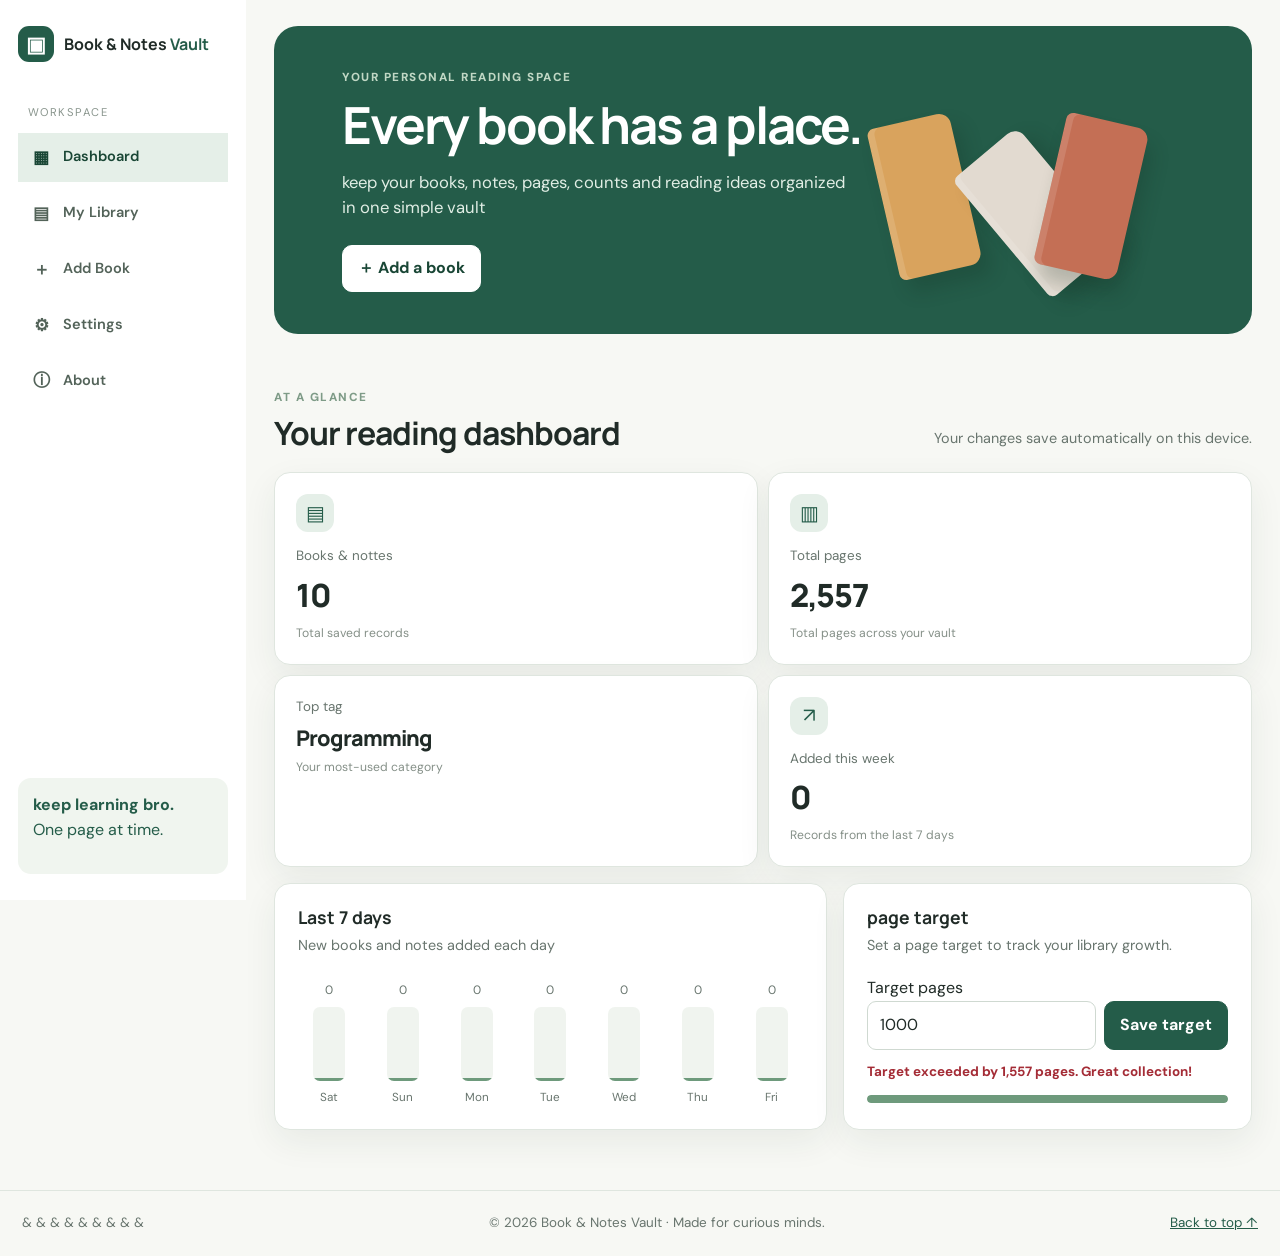
<file: index.html>
<!DOCTYPE html>
<html lang="en">

<head>
    <meta charset="UTF-8">
    <meta name="viewport" content="width=device-width, initial-scale=1.0">
    <meta name="description" content="Book and notes vault">

    <title>Book and Notes Vault</title>
    <link rel="stylesheet" href="styles/style.css">
    <script type="module" src="scripts/app.js"></script>
</head>

<body data-page="dashboard">
    <a class="skip-link" href="#main">Skip to main content</a>

    <aside class="sidebar" aria-level="Sidebar">
        <a href="index.html" class="brand" aria-label="Book and Notes Vault home">
            <span class="brand-icon" aria-hidden="true">▣</span>
            <span>Book &amp; Notes <strong>Vault</strong></span>
        </a>
        <p class="sidebar-label">WORKSPACE</p>
        <nav aria-label="Main navigation">
            <a href="index.html"><span aria-hidden="true">▦</span> Dashboard</a>
            <a href="library.html"><span aria-hidden="true">▤</span> My Library</a>
            <a href="add-book.html"><span aria-hidden="true">＋</span> Add Book</a>
            <a href="settings.html"><span aria-hidden="true">⚙</span> Settings</a>
            <a href="about.html"><span aria-hidden="true">ⓘ</span> About</a>
        </nav>
        <div class="sidebar-note">
            <p><strong>keep learning bro.</strong><br>One page at time.</p>
        </div>
    </aside>
    <main id="main" class="page-shell">
        <section class="hero" aria-labelledby="hero-title">
            <div>
                <p class="eyebrow">YOUR PERSONAL READING SPACE</p>
                <h1 id="hero-title">Every book has a place.</h1>
                <p class="hero-copy">keep your books, notes, pages, counts and reading ideas organized in one simple
                    vault</p>
                <a class="button button-light" href="add-book.html">＋ Add a book</a>
            </div>
            <div class="hero-art" aria-hidden="true">
                <div class="book book-one"></div>
                <div class="book book-two"></div>
                <div class="book book-three"></div>
            </div>

        </section>
        <section id="dashboard" class="section-block" aria-labelledby="dashboard-title">
            <div class="section-heading">
                <div>
                    <p class="eyebrow">AT A GLANCE</p>
                    <h2 id="dashboard-title">Your reading dashboard</h2>
                </div>
                <p class="muted">Your changes save automatically on this device.</p>
            </div>
            <div class="stats-grid">
                <article class="stat-card">
                    <span class="stat-icon" aria-hidden="true">▤</span>
                    <p class="stat-label">Books &amp; nottes</p>
                    <p class="stat-value" id="total-records">0</p>
                    <p class="stat-help">Total saved records</p>
                </article>
                <article class="stat-card">
                    <span class="stat-icon" aria-hidden="true">▥</span>
                    <p class="stat-label">Total pages</p>
                    <p class="stat-value" id="total-pages">0</p>
                    <p class="stat-help">Pages across your valt</p>
                </article>
                <article class="stat-card">
                    <p class="stat-label">Top tag</p>
                    <p class="stat-value stat-word" id="top-tag">—</p>
                    <p class="stat-help">Your most-used category</p>
                </article>
                <article class="stat-card">
                    <span class="stat-icon" aria-hidden="true">↗</span>
                    <p class="stat-label">Added this week</p>
                    <p class="stat-value" id="recent-records">0</p>
                    <p class="stat-help">Records from the last 7 days</p>
                </article>
            </div>
            <div class="dashboard-bottom">
                <article class="panel trend-panel">
                    <div class="panel-heading">
                        <div>
                            <h3>Last 7 days</h3>
                            <p class="muted">New books and notes added each day</p>
                        </div>
                    </div>
                    <div id="weekly-chart" class="weekly-chart" role="img"
                        aria-label="chart showing records added over the last seven days"></div>
                </article>
                <article class="panel taget-panel">
                    <h3>page target</h3>
                    <p class="muted">Set a page target to track your library growth.</p>
                    <form id="target-form" class="target-form">
                        <label for="page-target">Target pages</label>
                        <div class="inline-fields">
                            <input id="page-target" name="pageTarget" type="number" min="0" step="1" value="1000"
                                required>
                            <button class="button" type="submit">Save target</button>
                        </div>
                    </form>
                    <p id="target-message" class="status-message" role="status" aria-live="polite">Add books to start
                        tracking your target.</p>
                    <div class="progress-track" aria-hidden="true">
                        <div id="target-progress" class="progress-fill"></div>
                    </div>
                </article>
            </div>
        </section>

        <section id="add-record" class="section-block" aria-labelledby="form-title">
            <div class="section-heading">
                <div>
                    <p class="eyebrow">GROW YOUR COLLECTION</p>
                    <h2 id="form-title">Add a book or note</h2>
                </div>
                <P class="muted">Fiels market * are required.</P>
            </div>
            <div class="panel form-panel">
                <form id="record-form" novalidate>
                    <input type="hidden" id="record-id" name="recordId">
                    <div class="form-grid">
                        <div class="field field-wide">
                            <label for="title">Book or note title</label>
                            <input type="text" id="title" name="title" maxlength="120"
                                placeholder="e.g Introduction to Robotics" required aria-describedby="title-error">
                            <small class="field-error" id="title-error"></small>
                        </div>
                        <div class="field">
                            <label for="author">Arthor</label>
                            <input type="text" name="author" id="author" maxlength="100" placeholder="e.g Phil tough"
                                required aria-describedby="author-error">
                            <small class="field-error" id="author-error"></small>
                        </div>
                        <div class="field">
                            <label for="pages">Numbers of pages</label>
                            <input type="number" name="pages" min="0" max="100000" step="1" id="pages"
                                placeholder="e.g. 240" required aria-describedby="pages-error">
                            <small class="field-error" id="pages-error"></small>
                        </div>
                        <div class="field">
                            <label for="tag">Tag</label>
                            <input type="text" id="tag" name="tag" maxlength="40" placeholder="e.g Techology" required
                                aria-describedby="tag-error">
                            <small class="field-error" id="tag-error"></small>
                        </div>
                        <div class="field">
                            <label for="date-added">Date added</label>
                            <input type="date" name="dateAdded" id="date-added" required aria-describedby="date-error">
                            <small class="field-error" id="date-error"></small>
                        </div>
                        <div class="field field-wide">
                            <label for="notes">Notes / summary</label>
                            <textarea id="notes" name="notes" rows="3" maxlength="1000"
                                placeholder="What is this book about? Add a reminder or short summary."></textarea>
                        </div>
                    </div>
                    <div class="form-actions">
                        <button class="button" id="save-record" type="submit">Save to vault</button>
                        <button class="button button-secondary" id="cancel-edit" type="button" hidden>Cancel
                            edit</button>
                        <button class="text-button" id="clear-form" type="button">Clear form</button>
                    </div>
                    <p id="form-status" class="status-message" role="status" aria-live="polite"></p>
                </form>
            </div>
        </section>

        <section id="records" class="section-block" aria-labelledby="records-title">
            <div class="section-heading library-heading">
                <div>
                    <p class="eyebrow">YOUR COLLECTION</p>
                    <h2 id="records-title">My library</h2>
                    <p class="muted">Search with words or regular expressions, then sort your results.</p>
                </div>
                <div class="library-actions">
                    <button class="button button-secondary" id="export-json" type="button">Export JSON</button>
                    <button class="button button-secondary" id="import-trigger" type="button">Import JSON</button>
                    <input id="import-file" type="file" accept=".json,application/json" hidden>
                </div>
            </div>
            <div class="panel library-panel">
                <div class="search-tools">
                    <div class="field search-field">
                        <label for="search-pattern">Search pattern</label>
                        <input id="search-pattern" type="search" placeholder="Try: robotics or ^Intro"
                            aria-describedby="search-help search-error">
                        <small id="search-help" class="field-hint">Regular expressions are supported. Leave blank to
                            show
                            everything.</small>
                        <small id="search-error" class="field-error" role="status"></small>
                    </div>
                    <label class="check-label" for="case-insensitive">
                        <input id="case-insensitive" type="checkbox" checked>
                        Ignore letter case
                    </label>
                    <div class="field sort-field">
                        <label for="sort-by">Sort by</label>
                        <select id="sort-by">
                            <option value="date-desc">Date added (newest)</option>
                            <option value="date-asc">Date added (oldest)</option>
                            <option value="title-asc">Title (A–Z)</option>
                            <option value="title-desc">Title (Z–A)</option>
                            <option value="pages-desc">Pages (high to low)</option>
                            <option value="pages-asc">Pages (low to high)</option>
                        </select>
                    </div>
                </div>
                <p id="results-count" class="results-count" aria-live="polite">Showing 0 records</p>
                <div class="table-wrap">
                    <table>
                        <caption class="visually-hidden">Books and notes saved in your vault</caption>
                        <thead>
                            <tr>
                                <th scope="col">Title / Author</th>
                                <th scope="col">Pages</th>
                                <th scope="col">Tag</th>
                                <th scope="col">Date added</th>
                                <th scope="col">Actions</th>
                            </tr>
                        </thead>
                        <tbody id="records-body"></tbody>
                    </table>
                </div>
                <div id="empty-state" class="empty-state" hidden>
                    <div class="empty-icon" aria-hidden="true">▤</div>
                    <h3>No matching books yet</h3>
                    <p>Add your first book or change your search pattern.</p>
                    <a class="button" href="add-book.html">Add a book</a>
                </div>
            </div>
        </section>

        <section id="settings" class="section-block" aria-labelledby="settings-title">
            <div class="section-heading">
                <div>
                    <p class="eyebrow">MAKE IT YOURS</p>
                    <h2 id="settings-title">Settings &amp; data</h2>
                </div>
            </div>
            <div class="settings-grid">
                <article class="panel settings-card">
                    <h3>Display preferences</h3>
                    <p class="muted">Choose how page totals are displayed.</p>
                    <label for="page-unit">Page display</label>
                    <select id="page-unit">
                        <option value="pages">Pages</option>
                        <option value="sheets">Approximate sheets (2 pages = 1 sheet)</option>
                        <option value="thousands">Thousands of pages</option>
                    </select>
                    <p id="unit-preview" class="status-message" aria-live="polite">Totals are shown in pages.</p>
                </article>
                <article class="panel settings-card">
                    <h3>Backup &amp; restore</h3>
                    <p class="muted">Export a JSON backup before changing devices. Import validates records before
                        replacing your
                        current library.</p>
                    <button class="button button-secondary" id="export-settings" type="button">Download backup</button>
                    <button class="button button-danger-outline" id="clear-library" type="button">Delete all
                        records</button>
                    <p id="settings-status" class="status-message" role="status" aria-live="polite"></p>
                </article>
            </div>
        </section>

        <section id="about" class="section-block" aria-labelledby="about-title">
            <div class="about-panel">
                <div>
                    <p class="eyebrow">ABOUT THIS PROJECT</p>
                    <h2 id="about-title">A little home for big ideas.</h2>
                    <p>Book &amp; Notes Vault is a beginner-friendly library app built with semantic HTML, responsive
                        CSS and
                        JavaScript. It helps students keep track of books, notes, page counts and reading ideas.
                    </p>
                </div>
                <div class="contact-card">
                    <h3>Contact the developer</h3>
                    <p><strong>GitHub:</strong> <a href="https://github.com/piradukund1" target="_blank"
                            rel="noreferrer">piradukund1</a></p>
                    <p><strong>Email:</strong> <a
                            href="mailto:p.iradukund1@alustudent.com">p.iradukund1@alustudent.com</a></p>

                </div>
            </div>
        </section>
    </main>

    <footer class="site-footer">
        <p>&amp; &amp; &amp; &amp; &amp; &amp; &amp; &amp; &amp;</p>
        <p>© <span id="current-year"></span> Book &amp; Notes Vault · Made for curious minds.</p>
        <a href="#">Back to top ↑</a>
    </footer>

    <div id="global-status" class="visually-hidden" role="status" aria-live="polite"></div>



</body>

</html>
</file>
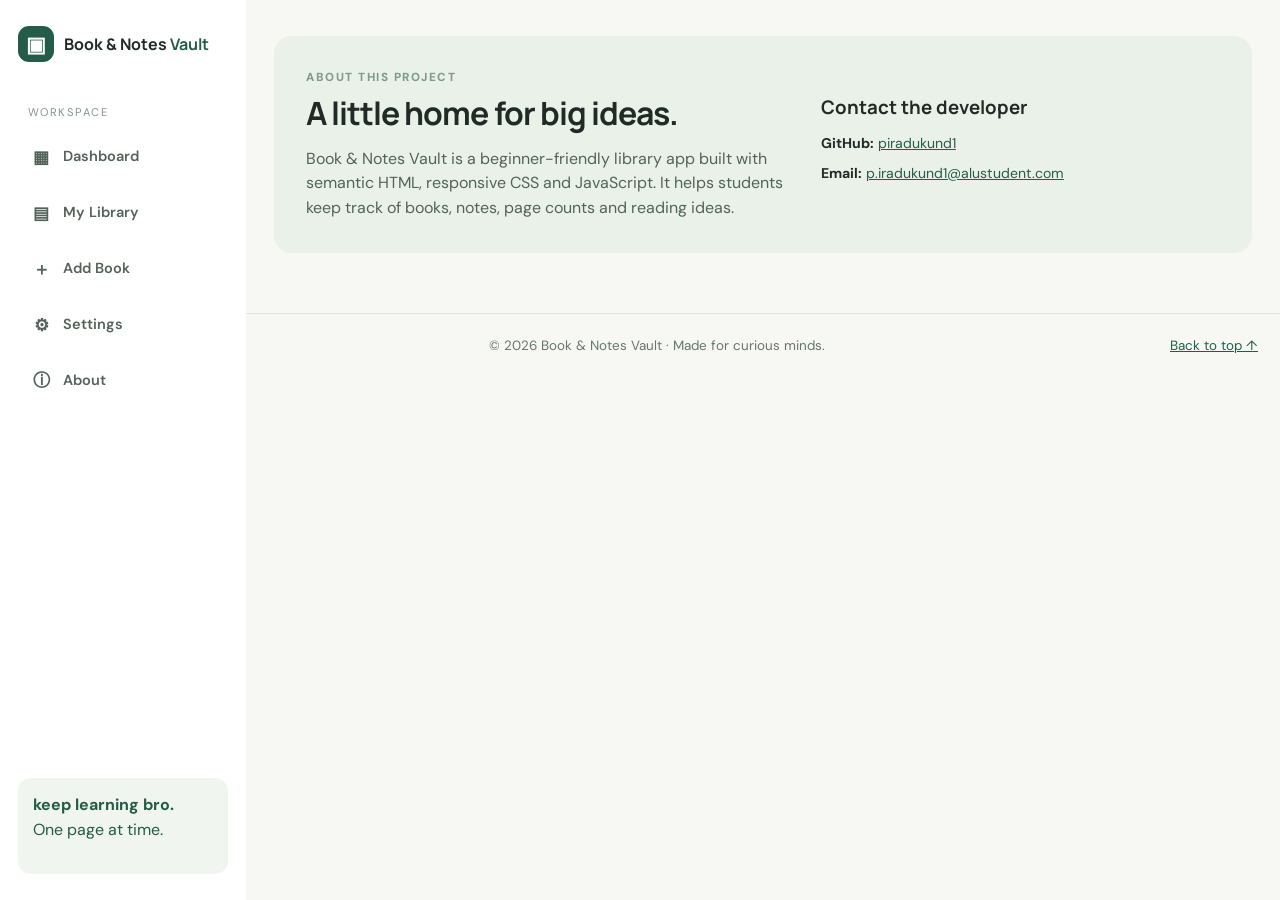
<file: about.html>
<html lang="en">
<head>
    <meta charset="UTF-8">
    <meta name="viewport" content="width=device-width, initial-scale=1.0">
    <meta http-equiv="refresh" content="0; url=index.html?page=about">
    <title>About | Book and note vault</title>
    <script>window.location.replace("index.html?page=about" + window.location.search.replace(/^\?/, "&"));</script>
</head>
<body>
    <p>Opening About... <a href="index.html?page=about">Continue</a></p>
</body>
</html>
</file>
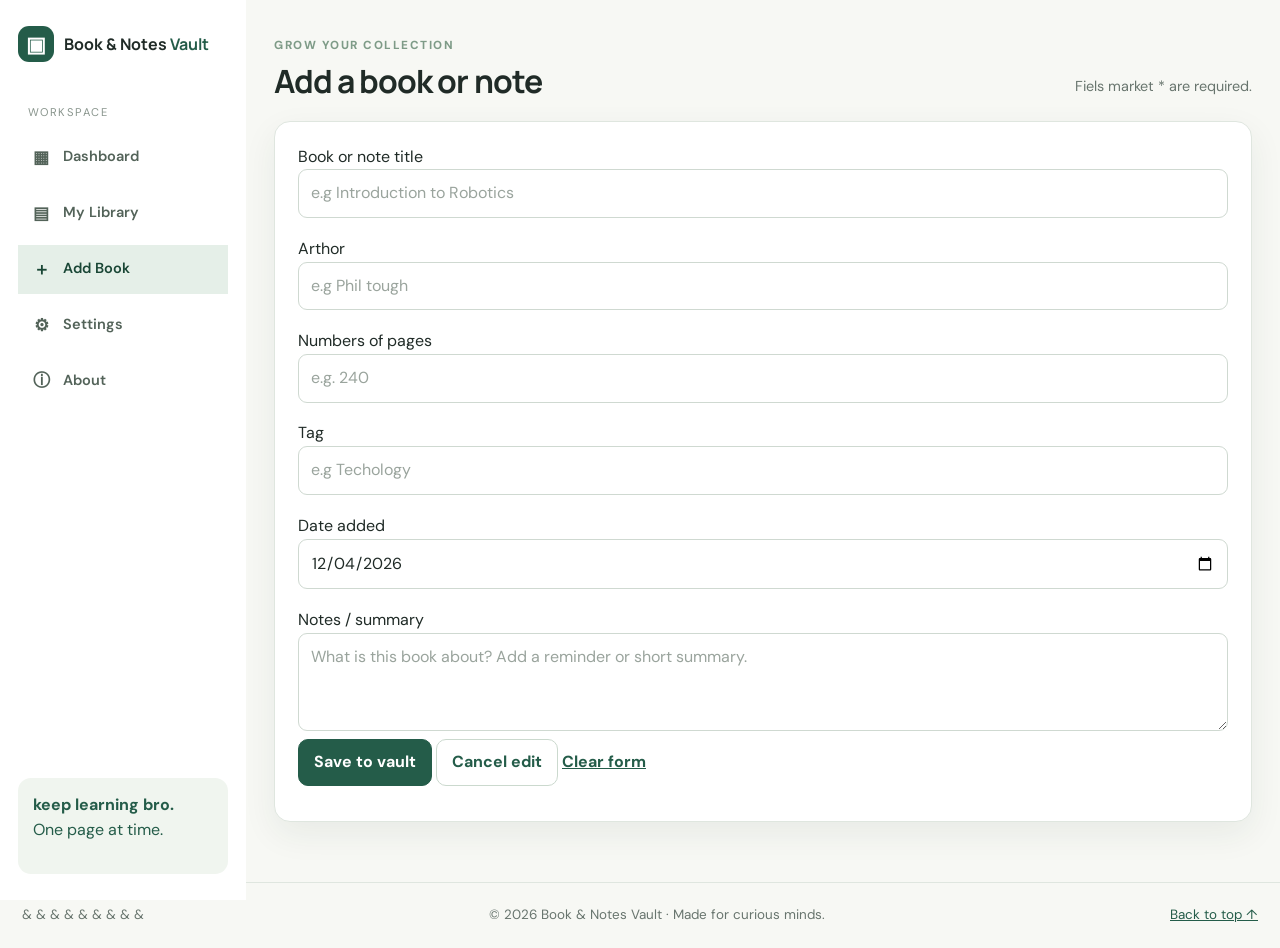
<file: add-book.html>
<html lang="en">
<head>
    <meta charset="UTF-8">
    <meta name="viewport" content="width=device-width, initial-scale=1.0">
    <title>Add book</title>
    <script>window.location.replace("index.html?page=add-book" + window.location.search.replace(/^\?/, "&"));</script>
</head>
<body>
    <p>Opening Add Book... <a href="index.html?page=add-book">Continue</a></p>
</body>
</html>
</file>
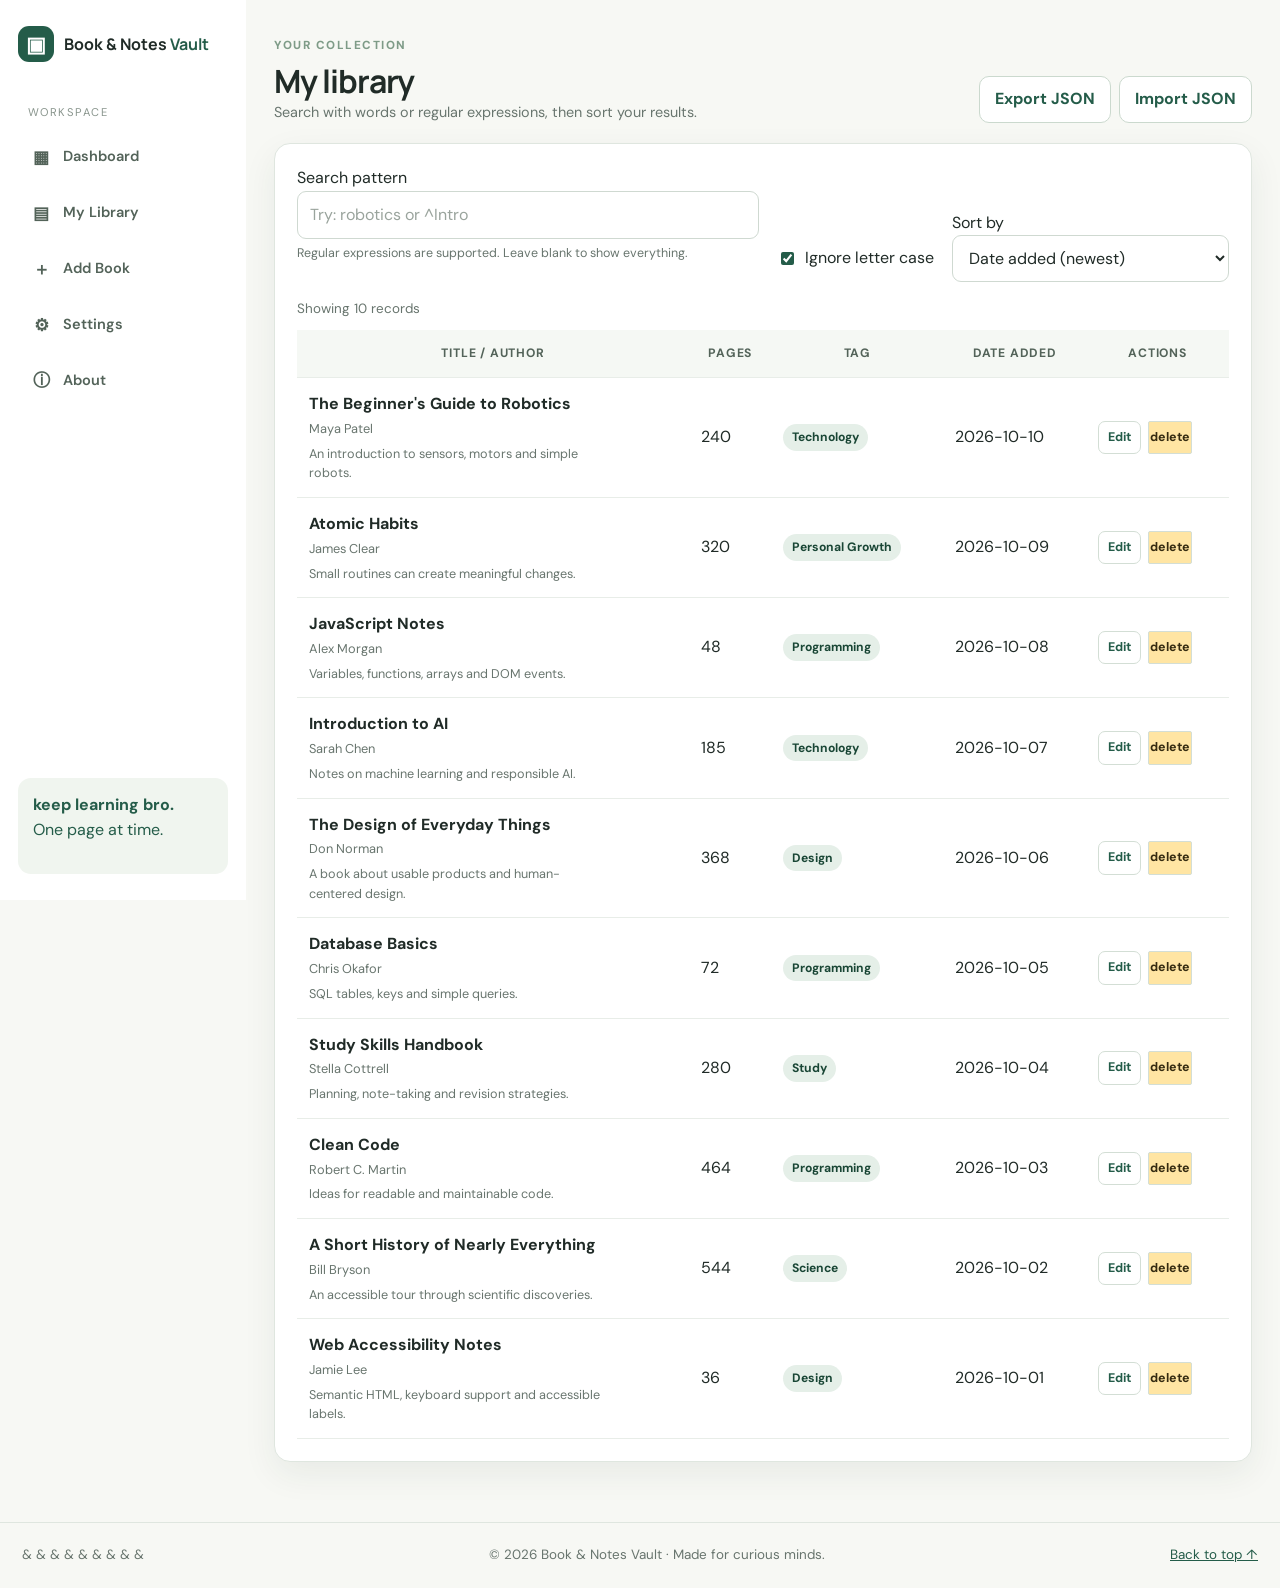
<file: library.html>
<html lang="en">
<head>
    <meta charset="UTF-8">
    <meta name="viewport" content="width=device-width, initial-scale=1.0">
    <title>My library</title>
    <script>window.location.replace("index.html?page=library" + window.location.search.replace(/^\?/, "&"));</script>
</head>
<body>
    <p>Opening My Library... <a href="index.html?page=library">Continue</a></p>
</body>
</html>
</file>
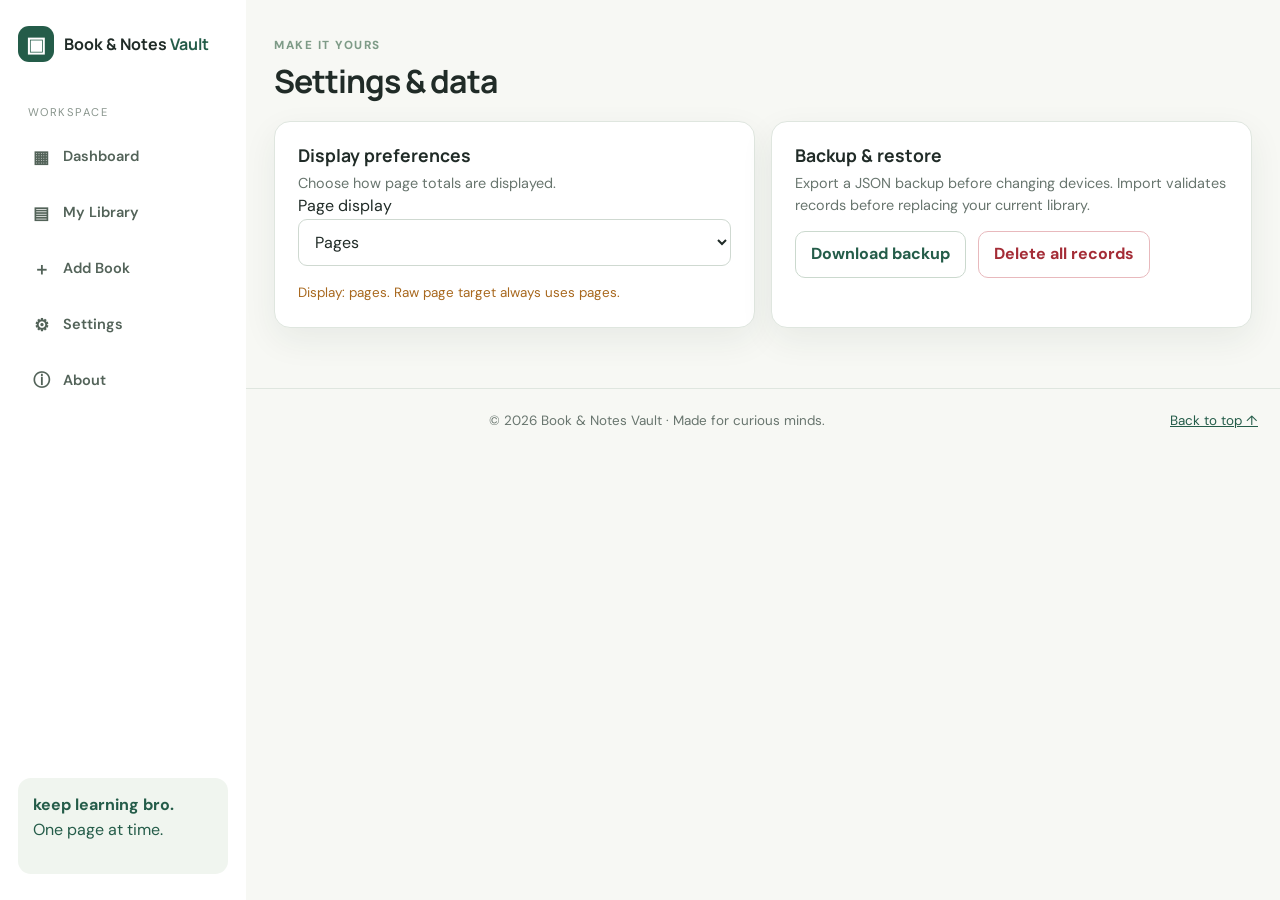
<file: settings.html>
<html lang="en">
<head>
    <meta charset="UTF-8">
    <meta name="viewport" content="width=device-width, initial-scale=1.0">
    <title>settings</title>
    <script>window.location.replace("index.html?page=settings" + window.location.search.replace(/^\?/, "&"));</script>
</head>
<body>
    <p>Opening Setting... <a href="index.html?page=settings">Continue</a></p>
</body>
</html>
</file>
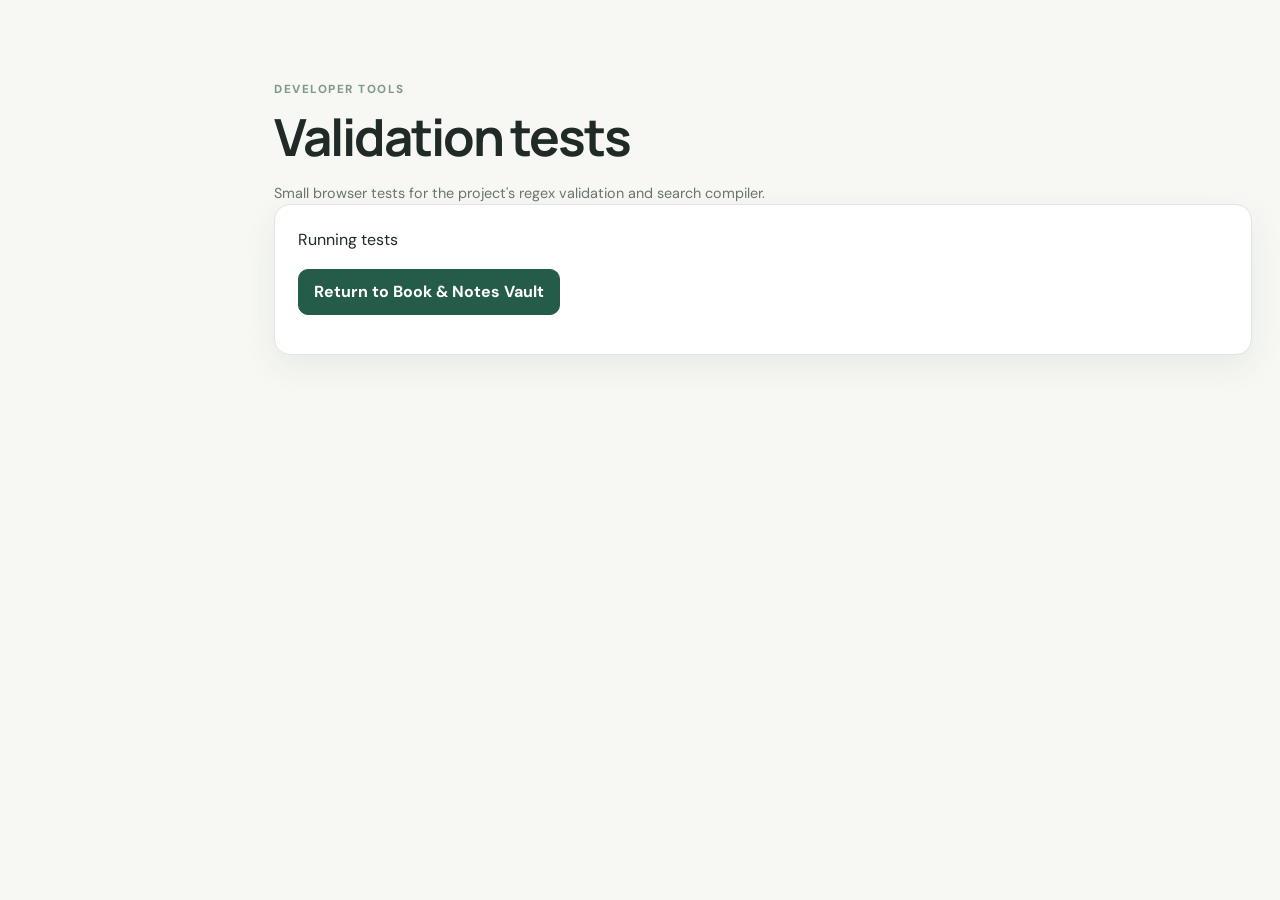
<file: tests.html>
<!DOCTYPE html>
<html lang="en">
    <head>
        <meta charset="UTF-8">
        <meta name="viewport" content="width=device-width, initial-scale=1.0">
        <title>Bool & Notes Vault - Tests</title>
        <link rel="stylesheet" href="styles/style.css">
        <script type="module" src="tests/tests.js"></script>
    </head> 
    <body>
        <a href="#main" class="skip-link">Skip to main content</a>
        <main id="main" class="page-shell">
            <section class="section-block">
                <p class="eyebrow">DEVELOPER TOOLS</p>
                <h1>Validation tests</h1>
                <p class="muted">Small browser tests for the project's regex validation and search compiler.</p>
                <div class="panel">
                    <p id="test-summary" role="status" aria-live="polite">Running tests</p>
                    <ul id="test-result"></ul>
                    <p><a href="index.html" class="button">Return to Book &amp; Notes Vault</a></p>
                </div>
            </section>
        </main>
    </body>
</html>
</file>
<file: styles/style.css>
@import url('https://fonts.googleapis.com/css2?family=DM+Sans:wght@400;500;600;700&family=Manrope:wght@400;500;600;700;800&display=swap');

:root {
    --ink: #202b27;
    --muted: #68756e;
    --paper: #f7f8f4;
    --white: #ffffff;
    --green: #245c49;
    --green-dark: #194635;
    --green-soft: #e5efe8;
    --line: #dfe6df;
    --gold: #e8b85e;
    --danger: #a42c36;
    --shadow: 0 12px 34px rgba(31, 55, 43, 0.07);
    font-family: "DM Sans", Arial, sans-serif;
    color: var(--ink);
    color: var(--ink);
}

* {
    box-sizing: border-box;
}

html {
    scroll-behavior: smooth;
    scroll-padding-top: 92px;
}

body {
    margin: 0;
    min-width: 320px;
    background: var(--paper);
    line-height: 1.55;
}

a {
    color: var(--green);
}

a:hover {
    color: var(--green-dark);
}

button,
input,
select,
textarea {
    font: inherit;
}

button,
select {
    cursor: pointer;
}

button:focus-visible,
a:focus-visible,
input:focus-visible,
select:focus-visible,
textarea:focus-visible {
    outline: 3px solid #d49a2f;
    outline-offset: 3px;
}

.skip-link {
    position: absolute;
    top: -60px;
    left: 12px;
    z-index: 20;
    padding: 10px 14px;
    background: white;
    border-radius: 8px;
}

.sidebar {
    position: fixed;
    inset: 0 auto 0 0;
    z-index: 10;
    width: 246px;
    padding: 26px 18px;
    display: flex;
    flex-direction: column;
    background: #fff;
}

.brand {
    display: flex;
    align-items: center;
    gap: 10px;
    color: var(--ink);
    text-decoration: none;
    font-family: Manrope, sans-serif;
    font-weight: 700;
    white-space: nowrap;
}

.brand strong {
    color: var(--green);
}

.brand-icon {
    width: 36px;
    height: 36px;
    flex: 0 0 36px;
    display: grid;
    place-items: center;
    color: white;
    background: var(--green);
    border-radius: 11px;
    font-size: 21px;
}

.sidebar-label {
    margin: 42px 10px 12px;
    color: #89958d;
    font-size: .7rem;
    font-family: 800;
    letter-spacing: .13em;
}

.sidebar nav {
    display: flex;
    flex-direction: column;
    align-items: stretch;
    gap: 7px;
}

.sidebar nav a {
    display: flex;
    align-items: center;
    gap: 12px;
    padding: 11px 13px;
    text-decoration: none;
    color: #536359;
    font-size: .91rem;
    font-weight: 600;
    transition: background .18s ease, color .18s ease, transform .18s ease;
}

.sidebar nav a span {
    width: 20px;
    text-align: center;
    font-size: 1.08rem;
}

.sidebar nav a:hover,
.sidebar nav a:focus-visible {
    background: var(--green-soft);
    color: var(--green-dark);
    transform: translateX(2px);
}

.sidebar nav a[href="#dashboard"] {
    background: var(--green-soft);
    color: var(--green-dark);
}

.sidebar-note {
    margin-top: auto;
    padding: 15px;
    border-radius: 13px;
    background: #f0f5ef;
    color: var(--green);
}

.sidebar-note>span {
    font-size: 8px 0 0;
    font-size: .82rem;
    color: #68756e;
}

.sidebar-note-strong {
    color: var(--green-dark);
}

.page-shell {
    max-width: 1180px;
    margin: 0 auto 0 246px;
    padding: 26px 28px 60px;
}

.hero {
    min-height: 300px;
    padding: 42px 48px;
    background: var(--green);
    color: white;
    border-radius: 24px;
    display: flex;
    justify-content: center;
    align-items: center;
    overflow: hidden;
    position: relative;
}

.hero>div:first-child {
    max-width: 590px;
    z-index: 1;
}

.eyebrow {
    color: #7e9b87;
    font-size: .73rem;
    font-weight: 800;
    letter-spacing: .13em;
    margin: 0 0 8px;
}

.hero .eyebrow {
    color: #c1d8c5;
}

h1,
h2,
h3,
p {
    margin-top: 0;
}

h1,
h2,
h3 {
    font-family: Manrope, "DM sans", sans-serif;
    line-height: 1.2;
}

h1 {
    font-size: clamp(2.1rem, 4vw, 3.4rem);
    letter-spacing: -.04em;
    margin-bottom: 14px;
}

.hero-copy {
    max-width: 520px;
    color: #e1eee5;
    margin-bottom: 24px;
    font-size: 1.04rem;
}

.button {
    display: inline-flex;
    align-items: center;
    justify-content: center;
    gap: 8px;
    border: 1px solid var(--green);
    border-radius: 10px;
    padding: 10px 15px;
    background: var(--green);
    color: white;
    font-weight: 700;
    text-decoration: none;
    transition: transform .18 ease, background .18s ease, box-shadow .18s ease;
}

.button:hover {
    background: var(--green-dark);
    color: white;
    transform: translateY(-1px);
    box-shadow: 0 5px 13px #193e2c24;
}

.button-light {
    background: white;
    color: var(--green-dark);
    border-color: white;
}

.button-light:hover {
    background: #f1f5ef;
    color: var(--green-dark);
}

.button-secondary {
    background: white;
    color: var(--green-dark);
    border-color: #cbd9ce;
}

.button-secondary {
    background: white;
    color: var(--green);
    border-color: #cbd9ce;

}

.button-secondary:hover {
    background: var(--green-soft);
    color: var(--green-dark);
}

.button-danger-outline {
    background: white;
    border: 1px solid #e8b9bd;
    color: var(--danger);
    margin-left: 8px;
}

.button-danger-outline:hover {
    color: white;
    background: var(--danger);
}

.hero-art {
    width: 300px;
    height: 220px;
    position: relative;
    flex: 0 0 300px;
    margin-right: 22px;
}

.book {
    position: absolute;
    bottom: 18px;
    height: 155px;
    width: 84px;
    border-radius: 7px 12px 12px 7px;
    box-shadow: inset 7px 0 0 #ffffff20, 8px 14px 18px #102e2138;
    transform-origin: bottom center;
}

.book::after {
    content: "";
    position: absolute;
    top: 18px;
    left: 18px;
    right: 2px;
    background: #ffffff90;
    box-shadow: 0 8px 0 #ffffff55, 0 16px 0 #ffffff55;
}

.book-one {
    left: 38px;
    background: #d9a35d;
    transform: rotate(-13deg);
}

.book-two{
   left: 180px;
    background: #e2dad0;
    transform: rotate(-40deg); 
}

.book-three {
    left: 170px;
    background: #c46f55;
    transform: rotate(13deg);
}

.section-block {
    margin-top: 54px;
}

.section-heading {
    display: flex;
    align-items: end;
    justify-content: space-between;
    gap: 18px;
    margin-bottom: 20px;
}

.section-heading h2,
.about-panel h2 {
    margin: 0;
    font-size: clamp(1.5rem, 2.5vw, 2rem);
    letter-spacing: -.03em;
}

.muted {
    color: var(--muted);
    font-size: .9rem;
    margin-bottom: 0;
}

.section-heading>.muted {
    padding-bottom: 3px;
}

.stats-grip {
    display: grid;
    grid-template-columns: repeat(4, minmax(0, 1fr));
    gap: 16px;
}

.stat-card,
.panel {
    background: var(--white);
    border: 1px solid var(--line);
    border-radius: 16px;
    box-shadow: var(--shadow);
}

.stat-card {
    padding: 21px;
    min-width: 0;
}

.stat-icon {
    display: grid;
    place-items: center;
    width: 38px;
    height: 38px;
    border-radius: 12px;
    color: var(--green);
    background: var(--green-soft);
    font-size: 1.25rem;
    margin-bottom: 14px;
}

.stat-label {
    color: var(--muted);
    font-size: .84rem;
    margin-bottom: 4px;
}

.stat-value {
    font-family: Manrope, sans-serif;
    font-weight: 800;
    font-size: 2rem;
    letter-spacing: -.04em;
    margin-bottom: 0;
}

.stat-word {
    font-size: 1.35rem;
    overflow-wrap: anywhere;
}

.stat-help {
    font-size: .76rem;
    color: #859088;
    margin: 3px 0 0;
}

.dashboard-bottom {
    display: grid;
    grid-template-columns: 1.35fr 1fr;
    gap: 16px;
    margin-top: 16px;
}
.inline-fields{
    display: flex;
    gap: 8px;
}
.inline-fields input {
    flex: 1;
}

.panel {
    padding: 23px;
    min-width: 0;
}

.panel h3 {
    font-size: 1.1rem;
    margin-bottom: 6px;
}

.panel-heading {
    display: flex;
    justify-content: space-between;
    gap: 12px;
}

.weekly-chart {
    min-height: 150px;
    display: grid;
    grid-template-columns: repeat(7, minmax(0, 1fr));
    align-items: end;
    gap: 12px;
    padding-top: 18px;
}

.chart-day {
    min-width: 0;
    display: flex;
    flex-direction: column;
    align-items: center;
    gap: 7px;
    height: 125px;
    justify-content: end;
}

.chart-count {
    color: var(--muted);
    font-size: .76rem;
}

.chart-bar-wrap {
    width: 100%;
    max-width: 32px;
    height: 82px;
    display: flex;
    align-items: end;
    background: #f0f4ef;
    border-radius: 7px;
    overflow: hidden;
}

.chart-bar {
    width: 100%;
    min-height: 3px;
    background: #6e9a7c;
    border-radius: 7px;
    transition: height .3s ease;
}

.chart-label {
    font-size: .73rem;
    color: var(--muted);
}

.target-form {
    margin-top: 20px;
}

.label {
    display: block;
    color: #34463c;
    font-size: .86rem;
    font-weight: 700;
    margin-bottom: 7px;
}

input,
select,
textarea {
    width: 100%;
    min-width: 0;
    color: var(--ink);
    background: #fff;
    border: 1px solid #cfd9d1;
    border-radius: 9px;
    padding: 11px 12px;
}

input::placeholder,
textarea::placeholder {
    color: #9aa49d;
}

input:hover,
select:hover,
textarea:hover {
    border-color: #9caf9f;
}

.inline-fiels input {
    flex: 1;
}

.status-message {
    color: rgb(168, 104, 30);
    font-size: .84rem;
    margin: 12px 0 0;
    min-height: 1.3;
}

.status-message.alert {
    color: var(--danger);
    font-weight: 700;
}

.progress-track {
    height: 8px;
    border-radius: 20px;
    background: #eaf0eb;
    overflow: hidden;
    margin-top: 12px;
}

.progress-fill {
    height: 100%;
    width: 0;
    border-radius: inherit;
    background: #6e9a7c;
    transition: width .3s ease;
}

.form-parel {
    padding: 26px;
}

.form-grip {
    display: grid;
    grid-template-columns: repeat(2, minmax(0, 1fr));
    gap: 18px 20px;
}

.field {
    min-width: 0;
}

.field-wide {
    grid-column: 1 / -1;
}

textarea {
    resize: vertical;
}

.field-error {
    display: block;
    color: var(--danger);
    min-height: 1.1em;
    font-size: .78rem;
    margin-top: 5px;
}

.field-hint {
    display: block;
    color: var(--muted);
    font-size: .78rem;
    margin-top: 5px;
}

[aria-invalid="true"] {
    border-color: var(--danger);
}

.form-action {
    display: flex;
    align-items: center;
    gap: 14px;
    flex-wrap: wrap;
    margin-top: 18px;
}

.text-button {
    color: var(--green);
    background: none;
    border: 0;
    padding: 0;
    text-decoration: underline;
    font-weight: 700;
}

.stats-grid{
    display: grid;
    grid-template-columns: repeat(4, minmax(0, 1fr));
    gap: 16px;
}

.stats-grid {
    grid-template-columns: repeat(2, minmax(0, 1fr));
}
.stats-grid {
    gap: 10px;
}


.library-heading {
    align-items: end;
}

.library-actions {
    display: flex;
    gap: 8px;
    flex-wrap: wrap;
}

.library-panel {
    padding: 22px;
}

.search-tools {
    display: grid;
    grid-template-columns: minmax(220px, 1fr) auto minmax(180px, .6fr);
    align-items: end;
    gap: 18px;
}

.check-label {
    display: flex;
    align-items: center;
    gap: 8px;
    padding-bottom: 12px;
    white-space: nowrap;
}

.check-label input {
    width: auto;
    accent-color: var(--green);
}

.results-count {
    color: var(--muted);
    font-size: .84rem;
    margin: 17px 0 10px;
}

.table-wrap {
    overflow-x: auto;
}

table {
    width: 100%;
    border-collapse: collapse;
    text-align: .88rem;
}

th {
    background: #f5f8f4;
    color: #536359;
    font-size: .76rem;
    text-transform: uppercase;
    letter-spacing: .05rem;
}

th,
td {
    padding: 14px 12px;
    border-bottom: 1px solid #e8ede8;
    vertical-align: middle;
}

.record-title {
    font-weight: 700;
    color: var(--ink);
    margin-bottom: 2px;
}

.record-author {
    color: var(--muted);
    font-size: .8rem;
}

.record-notes {
    color: #68756e;
    font-size: .79rem;
    margin-top: 5px;
    max-width: 300px;
    overflow-wrap: anywhere;
}

.tag-pill {
    display: inline-block;
    padding: 4px 9px;
    border-radius: 30px;
    background: var(--green-soft);
    color: var(--green-dark);
    font-size: .76rem;
    font-weight: 700;
}

.row-actions {
    display: flex;
    gap: 7px;
}

.small-button {
    border: 1px solid #d3ded5;
    background: white;
    border-radius: 7px;
    padding: 6px 9px;
    color: var(--green);
    font-size: .78rem;
    font-weight: 700;
}

.small-button:hover {
    background: var(--green-soft);
}

.small-button.delete {
    color: #352b11;
    background: #ffe5a3;
    border-radius: 2px;
    padding: 0 1px;
}

.empty-icon {
    font-size: 2rem;
    color: #7e9b87;
    margin-bottom: 12px;
}

.empty-state h3 {
    margin-bottom: 8px;
}

.empty-state p {
    color: var(--muted);
}

.settings-grid {
    display: grid;
    grid-template-columns: 1fr 1fr;
    gap: 16px;
}

.settings-card select {
    margin-bottom: 5px;
}

.settings-card .button {
    margin-top: 15px;
}

.about-panel {
    padding: 32px;
    border-radius: 18px;
    background: #eaf1e9;
    display: grid;
    grid-template-columns: 1.2fr 1fr;
    gap: 36px;
    align-items: center;
}

.about-panel>div:first-child>p:last-child {
    max-width: 580px;
    margin: 14px 0 0;
    color: #536359;
}

.contract-card {
    background: white;
    border: 1px solid #dce6dc;
    border-radius: 13px;
    padding: 20px;
}

.contact-card h3 {
    margin-bottom: 14px;
}

.contact-card p {
    font-size: .88rem;
    margin-bottom: 8px;
    overflow-wrap: anywhere;
}

.contact-card .muted {
    margin-top: 12px;
    font-size: .78rem;
}

.site-footer {
    border-top: 1px solid var(--line);
    padding: 22px;
    display: flex;
    align-items: center;
    justify-content: space-between;
    gap: 15px;
    color: var(--muted);
    font-size: .84rem;
}

.site-footer p {
    margin: 0;
}

.visually-hidden {
    position: absolute !important;
    width: 1px !important;
    height: 1px !important;
    padding: 0 !important;
    margin: -1px !important;
    overflow: hidden !important;
    clip: rect(0, 0, 0, 0) !important;
    white-space: nowrap !important;
}

@media (max-width: 1024px) {
    .sidebar {
        width: 205px;
        padding: 22px 13px;
    }

    .page-shell {
        margin-left: 205px;
        padding: 22px 18px 50px;
    }

    .hero {
        padding: 36px;
    }

    .hero-art {
        transform: scale(.85);
        transform-origin: right center;
        margin-left: -30px;
        margin-right: -20px;
    }

    .stats-grip {
        grid-template-columns: repeat(2, minmax(0, 1fr));
    }

    .search-tools {
        grid-template-columns: 1fr 1fr;
    }

    .search-field {
        grid-column: 1 / -1;
    }

}

@media (max-width: 768px) {
    .sidebar {
        width: 100%;
        height: auto;
        inset: 0 0 auto 0;
        padding: 10px 14px;
        border-right: 0;
        border-bottom: 1px solid var(--line);
    }

    .sidebar .brand {
        margin-bottom: 9px;
    }

    .sidebar-label,
    .sidebar-none {
        display: none;
    }

    .sidebar nav {
        flex-direction: row;
        overflow-x: auto;
        gap: 5px;
        padding-bottom: 2px;
    }

    .sidebar nav a span {
        display: none;
    }

    .page-shell {
        margin: 112px auto 0;
        padding: 18px 16px 42px;
    }

    .hero {
        padding: 30px 25px;
        min-height: 260px;
    }

    .hero-art {
        display: none;
    }

    .section-block {
        margin-top: 42px;
    }

    .section-heading {
        align-items: flex-start;
        flex-direction: column;
    }

    .section-heading>.muted {
        margin-top: -8px;
    }

    .dashboard-bottom,
    .settings-grid,
    .about-panel {
        grid-template-columns: 1fr;
    }

    .about-panel {
        padding: 24px;
        gap: 20px;
    }

    .table-wrap table {
        min-width: 700px;
    }

    .library-heading {
        gap: 14px;
    }

    .library-actions {
        width: 100%;
    }

    .library-actions .button {
        flex: 1;
    }
}

@media (max-width: 480px) {
    .sidebar {
        padding: 9px 10px;
    }

    .sidebar nav {
        gap: 3px;
    }

    .sidebar nav a {
        padding: 7px 8px;
        font-size: .76rem;
    }

    .page-shell {
        margin-top: 105px;
        padding-left: 12px;
        padding-right: 12px;
    }

    .hero {
        border-radius: 17px;
        padding: 27px 20px;
    }

    h1 {
        font-size: 2.1rem;
    }

    .stats-grind {
        gap: 10px;
    }

    .stat-card {
        padding: 15px;
    }

    .stat-value {
        font-size: 1.7rem;
    }

    .stat-word {
        font-size: 1.1rem;
    }

    .panel,
    .form-panel,
    .library-panel {
        padding: 17px;
    }

    .form-grid {
        grid-template-columns: 1fr;
        gap: 12px;
    }

    .field-wide {
        grid-column: auto;
    }

    .search-field {
        grid-column: auto;
    }

    .check-label {
        padding-bottom: 0;
    }

    .inline-fiels {
        flex-direction: column;
    }

    .button-danger-outline {
        margin-left: 0;
    }

    .site-footer {
        align-items: flex-start;
        flex-direction: column;
    }
}

@media (prefers-reduced-motion: reduce) {

    *,
    *::before,
    *::after {
        scroll-behavior: auto !important;
        transition-duration: .01ms !important;
        animation-duration: .01ms !important;
        animation-iteration-count: 1 !important;
    }
}

body[data-page="dashboard"] .section-block:not(#dashboard),
body[data-page="library"] .hero,
body[data-page="library"] .section-block:not(#records),
body[data-page="add-book"] .hero,
body[data-page="add-book"] .section-block:not(#add-record),
body[data-page="settings"] .hero,
body[data-page="settings"] .section-block:not(#settings),
body[data-page="about"] .hero,
body[data-page="about"] .section-block:not(#about) {
    display: none;
}

body[data-page="dashboard"] .sidebar nav a[href="index.html"],
body[data-page="library"] .sidebar nav a a[href="library.html"],
body[data-page="add-book"] .sidebar nav a[href="add-book.html"],
body[data-page="settings"] .sidebar nav a a[href="settigs.html"],
body[data-page="about"] .sidebar nav a a[href="about.html"] {
    background: var(--green-soft);
    color: var(--green-dark);
}

body[data-page="library"] .section-block,
body[data-page="add-book"] .section-block,
body[data-page="settings"] .section-block,
body[data-page="about"] .section-block {
    margin-top: 10px;
}
</file>
